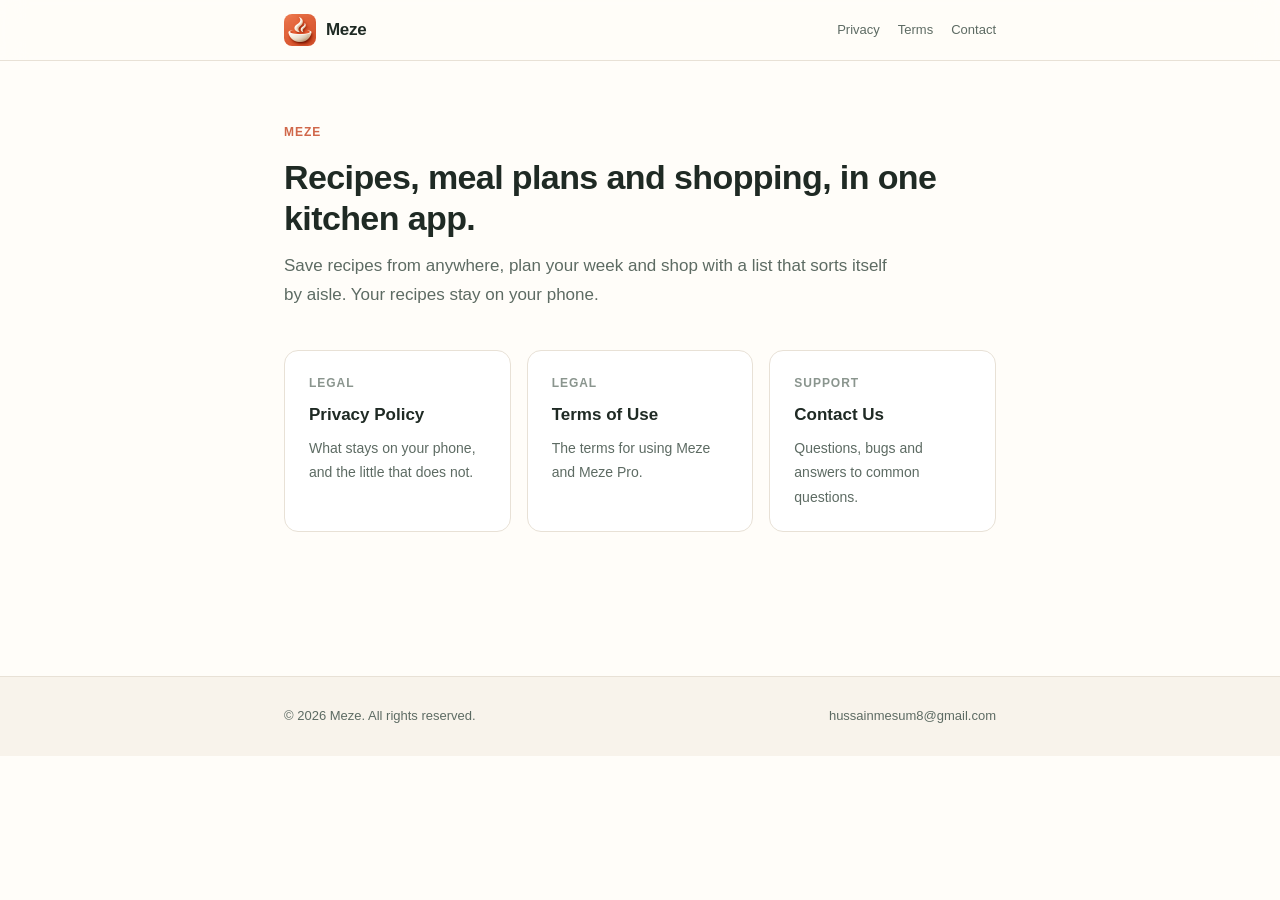
<file: index.html>
<!DOCTYPE html>
<html lang="en">
<head>
  <meta charset="UTF-8" />
  <meta name="viewport" content="width=device-width, initial-scale=1.0" />
  <meta name="description" content="Meze: recipes, meal plans and shopping lists. Privacy policy, terms and support." />
  <title>Meze | Legal and Support</title>
  <link rel="icon" href="icon.png" />
  <link rel="apple-touch-icon" href="icon.png" />
  <link rel="stylesheet" href="style.css" />
</head>
<body>

<header>
  <div class="header-inner">
    <a class="brand" href="index.html"><img src="icon.png" alt="" />Meze</a>
    <nav class="nav">
      <a href="privacy-policy.html">Privacy</a>
      <a href="terms-and-conditions.html">Terms</a>
      <a href="contact.html">Contact</a>
    </nav>
  </div>
</header>

<main>
  <span class="page-tag">Meze</span>
  <h1>Recipes, meal plans and shopping, in one kitchen app.</h1>
  <p class="subtitle">
    Save recipes from anywhere, plan your week and shop with a list that sorts itself by aisle. Your recipes stay on your phone.
  </p>

  <div class="card-grid">
    <a class="card" href="privacy-policy.html">
      <p class="card-label">Legal</p>
      <p class="card-title">Privacy Policy</p>
      <p class="card-desc">What stays on your phone, and the little that does not.</p>
    </a>
    <a class="card" href="terms-and-conditions.html">
      <p class="card-label">Legal</p>
      <p class="card-title">Terms of Use</p>
      <p class="card-desc">The terms for using Meze and Meze Pro.</p>
    </a>
    <a class="card" href="contact.html">
      <p class="card-label">Support</p>
      <p class="card-title">Contact Us</p>
      <p class="card-desc">Questions, bugs and answers to common questions.</p>
    </a>
  </div>
</main>

<footer>
  <div class="footer-inner">
    <span class="footer-copy">&copy; 2026 Meze. All rights reserved.</span>
    <nav class="footer-links">
      <a href="mailto:hussainmesum8@gmail.com">hussainmesum8@gmail.com</a>
    </nav>
  </div>
</footer>

</body>
</html>
</file>
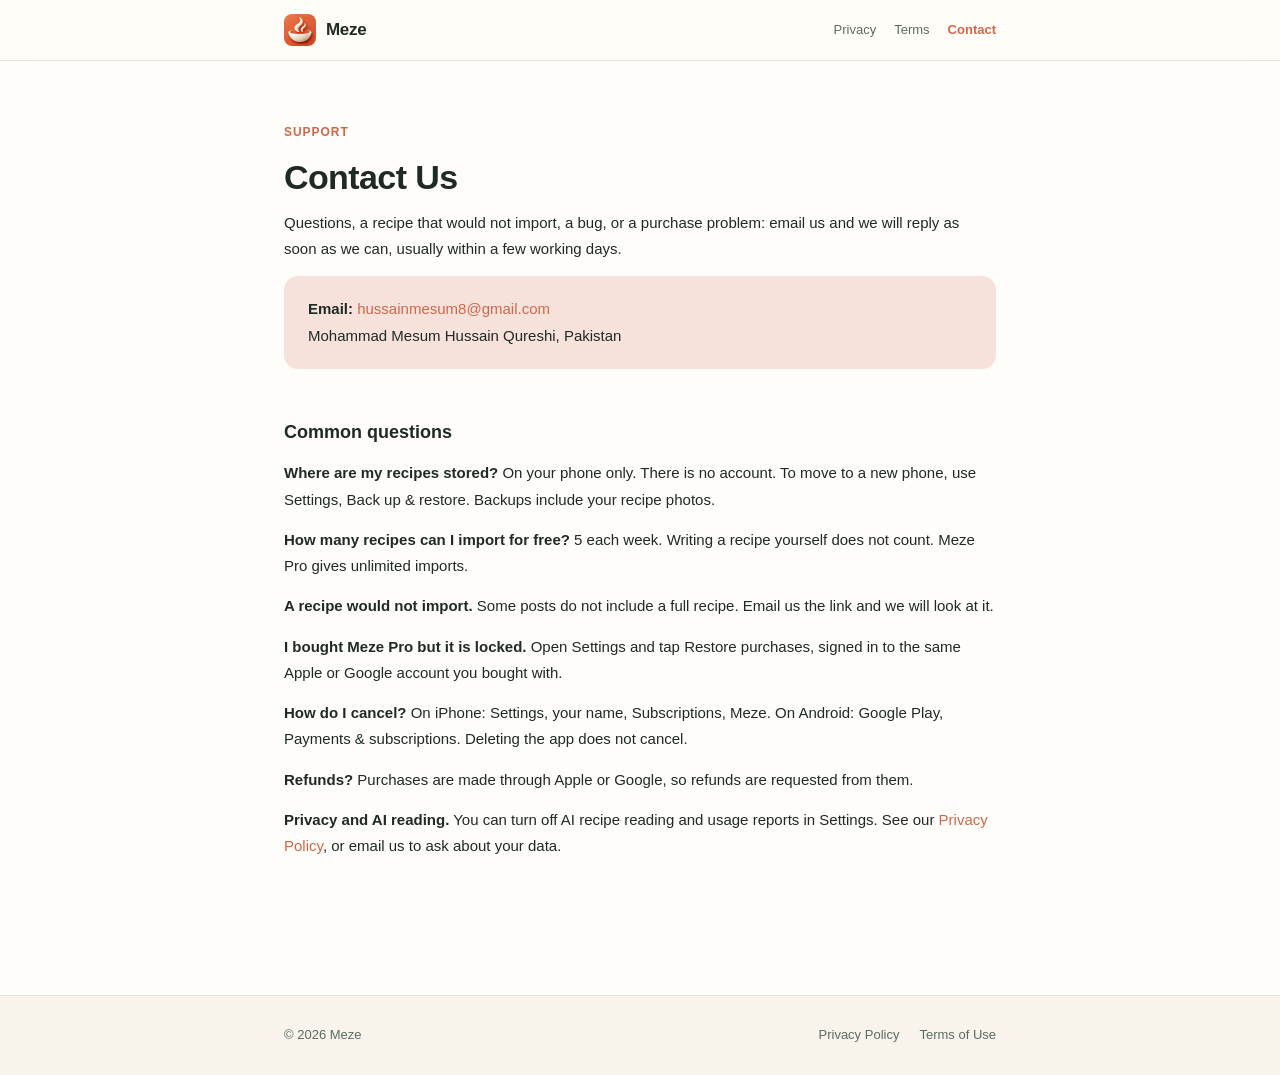
<file: contact.html>
<!DOCTYPE html>
<html lang="en">
<head>
  <meta charset="UTF-8" />
  <meta name="viewport" content="width=device-width, initial-scale=1.0" />
  <meta name="description" content="Contact Meze for help with recipes, imports, purchases or privacy." />
  <title>Contact Us | Meze</title>
  <link rel="icon" href="icon.png" />
  <link rel="apple-touch-icon" href="icon.png" />
  <link rel="stylesheet" href="style.css" />
</head>
<body>

<header>
  <div class="header-inner">
    <a class="brand" href="index.html"><img src="icon.png" alt="" />Meze</a>
    <nav class="nav">
      <a href="privacy-policy.html">Privacy</a>
      <a href="terms-and-conditions.html">Terms</a>
      <a href="contact.html" aria-current="page">Contact</a>
    </nav>
  </div>
</header>

<main>
  <span class="page-tag">Support</span>
  <h1>Contact Us</h1>
    <p>Questions, a recipe that would not import, a bug, or a purchase problem: email us and we will reply as soon as we can, usually within a few working days.</p>
  <div class="highlight-box">
    <p><strong>Email:</strong> <a href="mailto:hussainmesum8@gmail.com">hussainmesum8@gmail.com</a><br />Mohammad Mesum Hussain Qureshi, Pakistan</p>
  </div>

  <section>
    <h2>Common questions</h2>
    <p><strong>Where are my recipes stored?</strong> On your phone only. There is no account. To move to a new phone, use Settings, Back up &amp; restore. Backups include your recipe photos.</p>
    <p><strong>How many recipes can I import for free?</strong> 5 each week. Writing a recipe yourself does not count. Meze Pro gives unlimited imports.</p>
    <p><strong>A recipe would not import.</strong> Some posts do not include a full recipe. Email us the link and we will look at it.</p>
    <p><strong>I bought Meze Pro but it is locked.</strong> Open Settings and tap Restore purchases, signed in to the same Apple or Google account you bought with.</p>
    <p><strong>How do I cancel?</strong> On iPhone: Settings, your name, Subscriptions, Meze. On Android: Google Play, Payments &amp; subscriptions. Deleting the app does not cancel.</p>
    <p><strong>Refunds?</strong> Purchases are made through Apple or Google, so refunds are requested from them.</p>
    <p><strong>Privacy and AI reading.</strong> You can turn off AI recipe reading and usage reports in Settings. See our <a href="privacy-policy.html">Privacy Policy</a>, or email us to ask about your data.</p>
  </section>


</main>

<footer>
  <div class="footer-inner">
    <span class="footer-copy">&copy; 2026 Meze</span>
    <nav class="footer-links">
      <a href="privacy-policy.html">Privacy Policy</a>
      <a href="terms-and-conditions.html">Terms of Use</a>
    </nav>
  </div>
</footer>

</body>
</html>
</file>
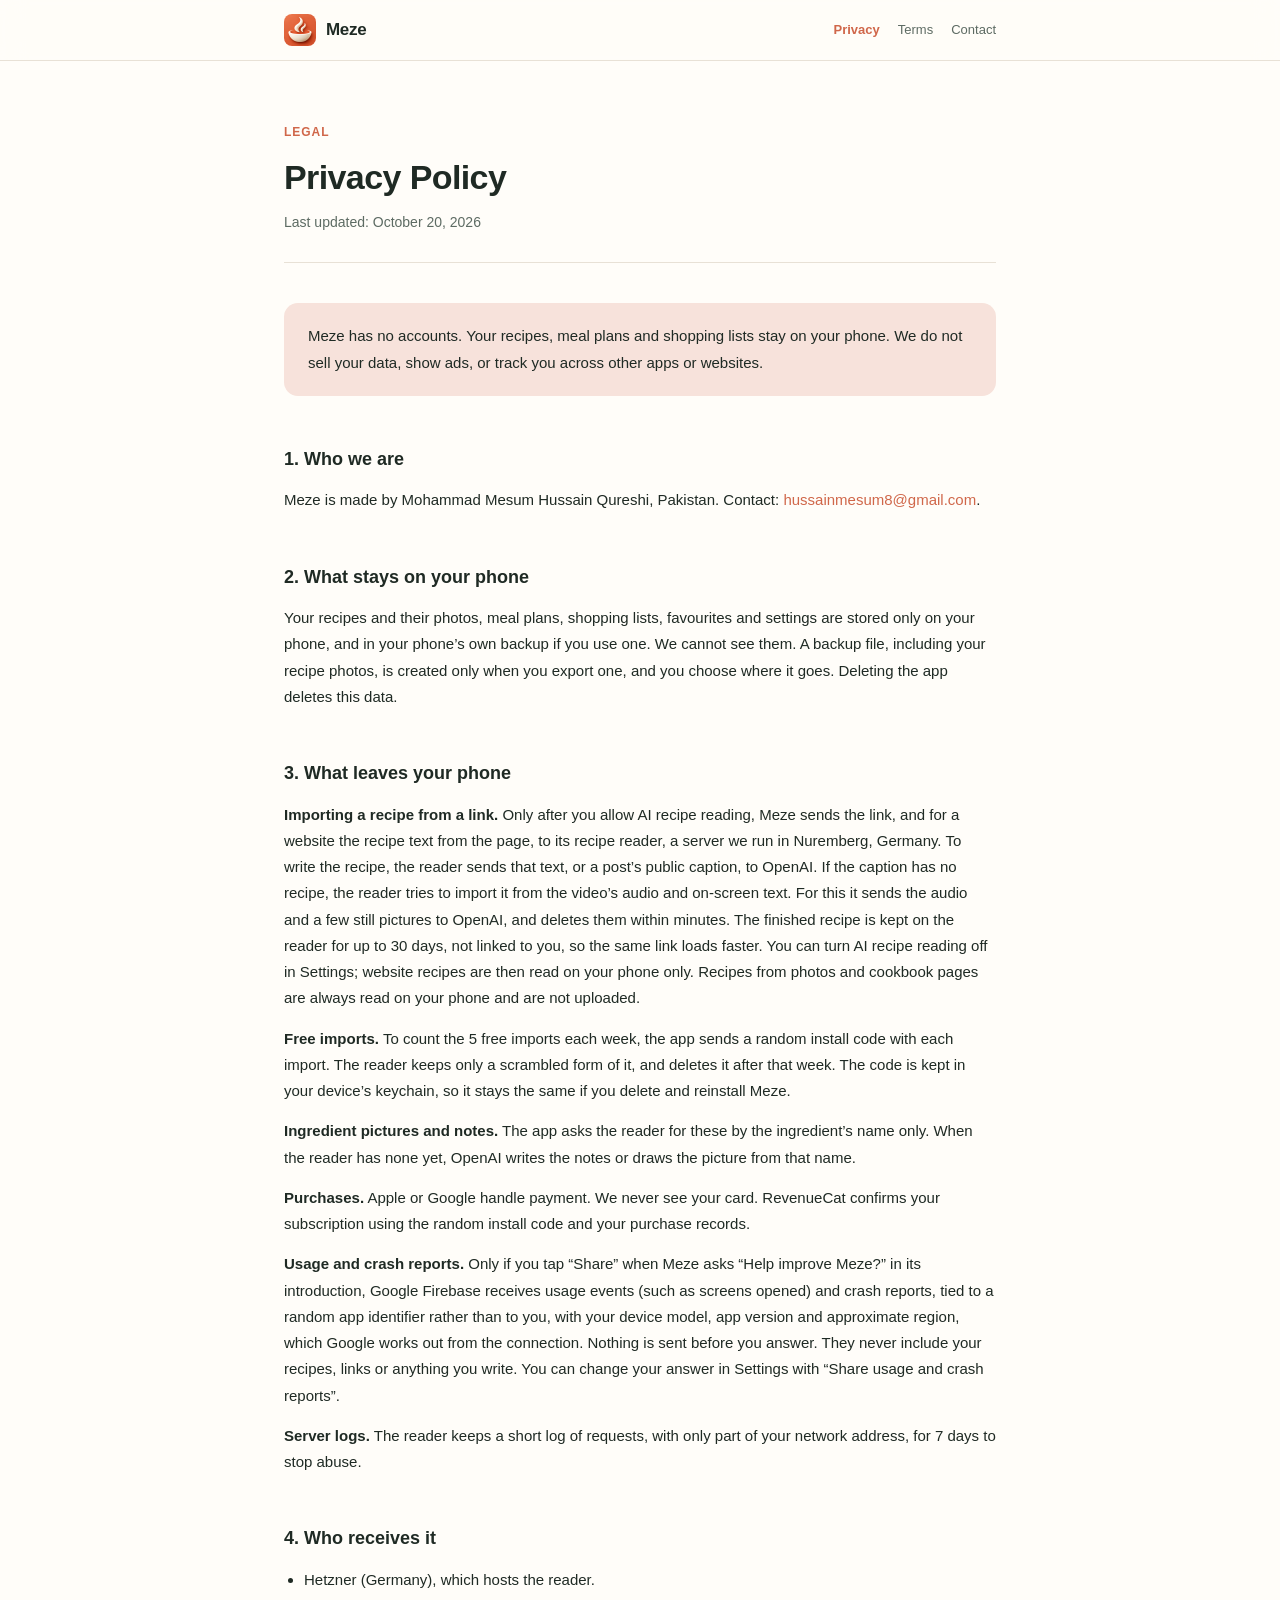
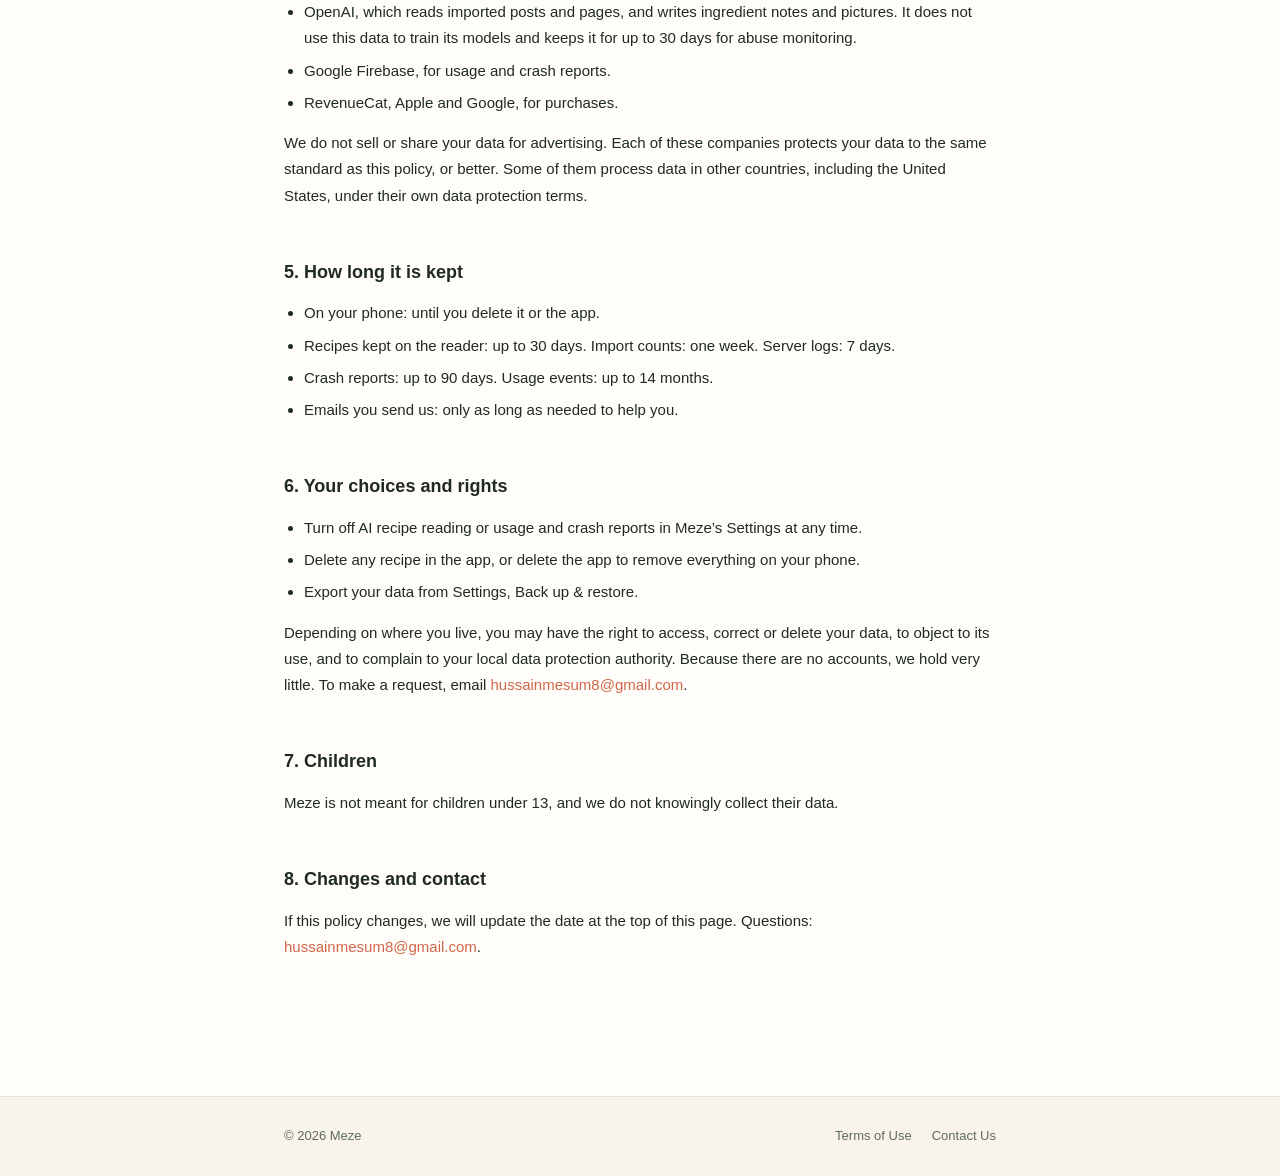
<file: privacy-policy.html>
<!DOCTYPE html>
<html lang="en">
<head>
  <meta charset="UTF-8" />
  <meta name="viewport" content="width=device-width, initial-scale=1.0" />
  <meta name="description" content="How Meze handles your information: no account, your recipes stay on your phone, no ads, no selling of data." />
  <title>Privacy Policy | Meze</title>
  <link rel="icon" href="icon.png" />
  <link rel="apple-touch-icon" href="icon.png" />
  <link rel="stylesheet" href="style.css" />
</head>
<body>

<header>
  <div class="header-inner">
    <a class="brand" href="index.html"><img src="icon.png" alt="" />Meze</a>
    <nav class="nav">
      <a href="privacy-policy.html" aria-current="page">Privacy</a>
      <a href="terms-and-conditions.html">Terms</a>
      <a href="contact.html">Contact</a>
    </nav>
  </div>
</header>

<main>
  <span class="page-tag">Legal</span>
  <h1>Privacy Policy</h1>
  <p class="meta">Last updated: October 20, 2026</p>
  <div class="highlight-box">
    <p>Meze has no accounts. Your recipes, meal plans and shopping lists stay on your phone. We do not sell your data, show ads, or track you across other apps or websites.</p>
  </div>

  <section>
    <h2>1. Who we are</h2>
    <p>Meze is made by Mohammad Mesum Hussain Qureshi, Pakistan. Contact: <a href="mailto:hussainmesum8@gmail.com">hussainmesum8@gmail.com</a>.</p>
  </section>

  <section>
    <h2>2. What stays on your phone</h2>
    <p>Your recipes and their photos, meal plans, shopping lists, favourites and settings are stored only on your phone, and in your phone&rsquo;s own backup if you use one. We cannot see them. A backup file, including your recipe photos, is created only when you export one, and you choose where it goes. Deleting the app deletes this data.</p>
  </section>

  <section>
    <h2>3. What leaves your phone</h2>
    <p><strong>Importing a recipe from a link.</strong> Only after you allow AI recipe reading, Meze sends the link, and for a website the recipe text from the page, to its recipe reader, a server we run in Nuremberg, Germany. To write the recipe, the reader sends that text, or a post&rsquo;s public caption, to OpenAI. If the caption has no recipe, the reader tries to import it from the video&rsquo;s audio and on-screen text. For this it sends the audio and a few still pictures to OpenAI, and deletes them within minutes. The finished recipe is kept on the reader for up to 30 days, not linked to you, so the same link loads faster. You can turn AI recipe reading off in Settings; website recipes are then read on your phone only. Recipes from photos and cookbook pages are always read on your phone and are not uploaded.</p>
    <p><strong>Free imports.</strong> To count the 5 free imports each week, the app sends a random install code with each import. The reader keeps only a scrambled form of it, and deletes it after that week. The code is kept in your device&rsquo;s keychain, so it stays the same if you delete and reinstall Meze.</p>
    <p><strong>Ingredient pictures and notes.</strong> The app asks the reader for these by the ingredient&rsquo;s name only. When the reader has none yet, OpenAI writes the notes or draws the picture from that name.</p>
    <p><strong>Purchases.</strong> Apple or Google handle payment. We never see your card. RevenueCat confirms your subscription using the random install code and your purchase records.</p>
    <p><strong>Usage and crash reports.</strong> Only if you tap &ldquo;Share&rdquo; when Meze asks &ldquo;Help improve Meze?&rdquo; in its introduction, Google Firebase receives usage events (such as screens opened) and crash reports, tied to a random app identifier rather than to you, with your device model, app version and approximate region, which Google works out from the connection. Nothing is sent before you answer. They never include your recipes, links or anything you write. You can change your answer in Settings with &ldquo;Share usage and crash reports&rdquo;.</p>
    <p><strong>Server logs.</strong> The reader keeps a short log of requests, with only part of your network address, for 7 days to stop abuse.</p>
  </section>

  <section>
    <h2>4. Who receives it</h2>
    <ul>
      <li>Hetzner (Germany), which hosts the reader.</li>
      <li>OpenAI, which reads imported posts and pages, and writes ingredient notes and pictures. It does not use this data to train its models and keeps it for up to 30 days for abuse monitoring.</li>
      <li>Google Firebase, for usage and crash reports.</li>
      <li>RevenueCat, Apple and Google, for purchases.</li>
    </ul>
    <p>We do not sell or share your data for advertising. Each of these companies protects your data to the same standard as this policy, or better. Some of them process data in other countries, including the United States, under their own data protection terms.</p>
  </section>

  <section>
    <h2>5. How long it is kept</h2>
    <ul>
      <li>On your phone: until you delete it or the app.</li>
      <li>Recipes kept on the reader: up to 30 days. Import counts: one week. Server logs: 7 days.</li>
      <li>Crash reports: up to 90 days. Usage events: up to 14 months.</li>
      <li>Emails you send us: only as long as needed to help you.</li>
    </ul>
  </section>

  <section>
    <h2>6. Your choices and rights</h2>
    <ul>
      <li>Turn off AI recipe reading or usage and crash reports in Meze&rsquo;s Settings at any time.</li>
      <li>Delete any recipe in the app, or delete the app to remove everything on your phone.</li>
      <li>Export your data from Settings, Back up &amp; restore.</li>
    </ul>
    <p>Depending on where you live, you may have the right to access, correct or delete your data, to object to its use, and to complain to your local data protection authority. Because there are no accounts, we hold very little. To make a request, email <a href="mailto:hussainmesum8@gmail.com">hussainmesum8@gmail.com</a>.</p>
  </section>

  <section>
    <h2>7. Children</h2>
    <p>Meze is not meant for children under 13, and we do not knowingly collect their data.</p>
  </section>

  <section>
    <h2>8. Changes and contact</h2>
    <p>If this policy changes, we will update the date at the top of this page. Questions: <a href="mailto:hussainmesum8@gmail.com">hussainmesum8@gmail.com</a>.</p>
  </section>


</main>

<footer>
  <div class="footer-inner">
    <span class="footer-copy">&copy; 2026 Meze</span>
    <nav class="footer-links">
      <a href="terms-and-conditions.html">Terms of Use</a>
      <a href="contact.html">Contact Us</a>
    </nav>
  </div>
</footer>

</body>
</html>
</file>
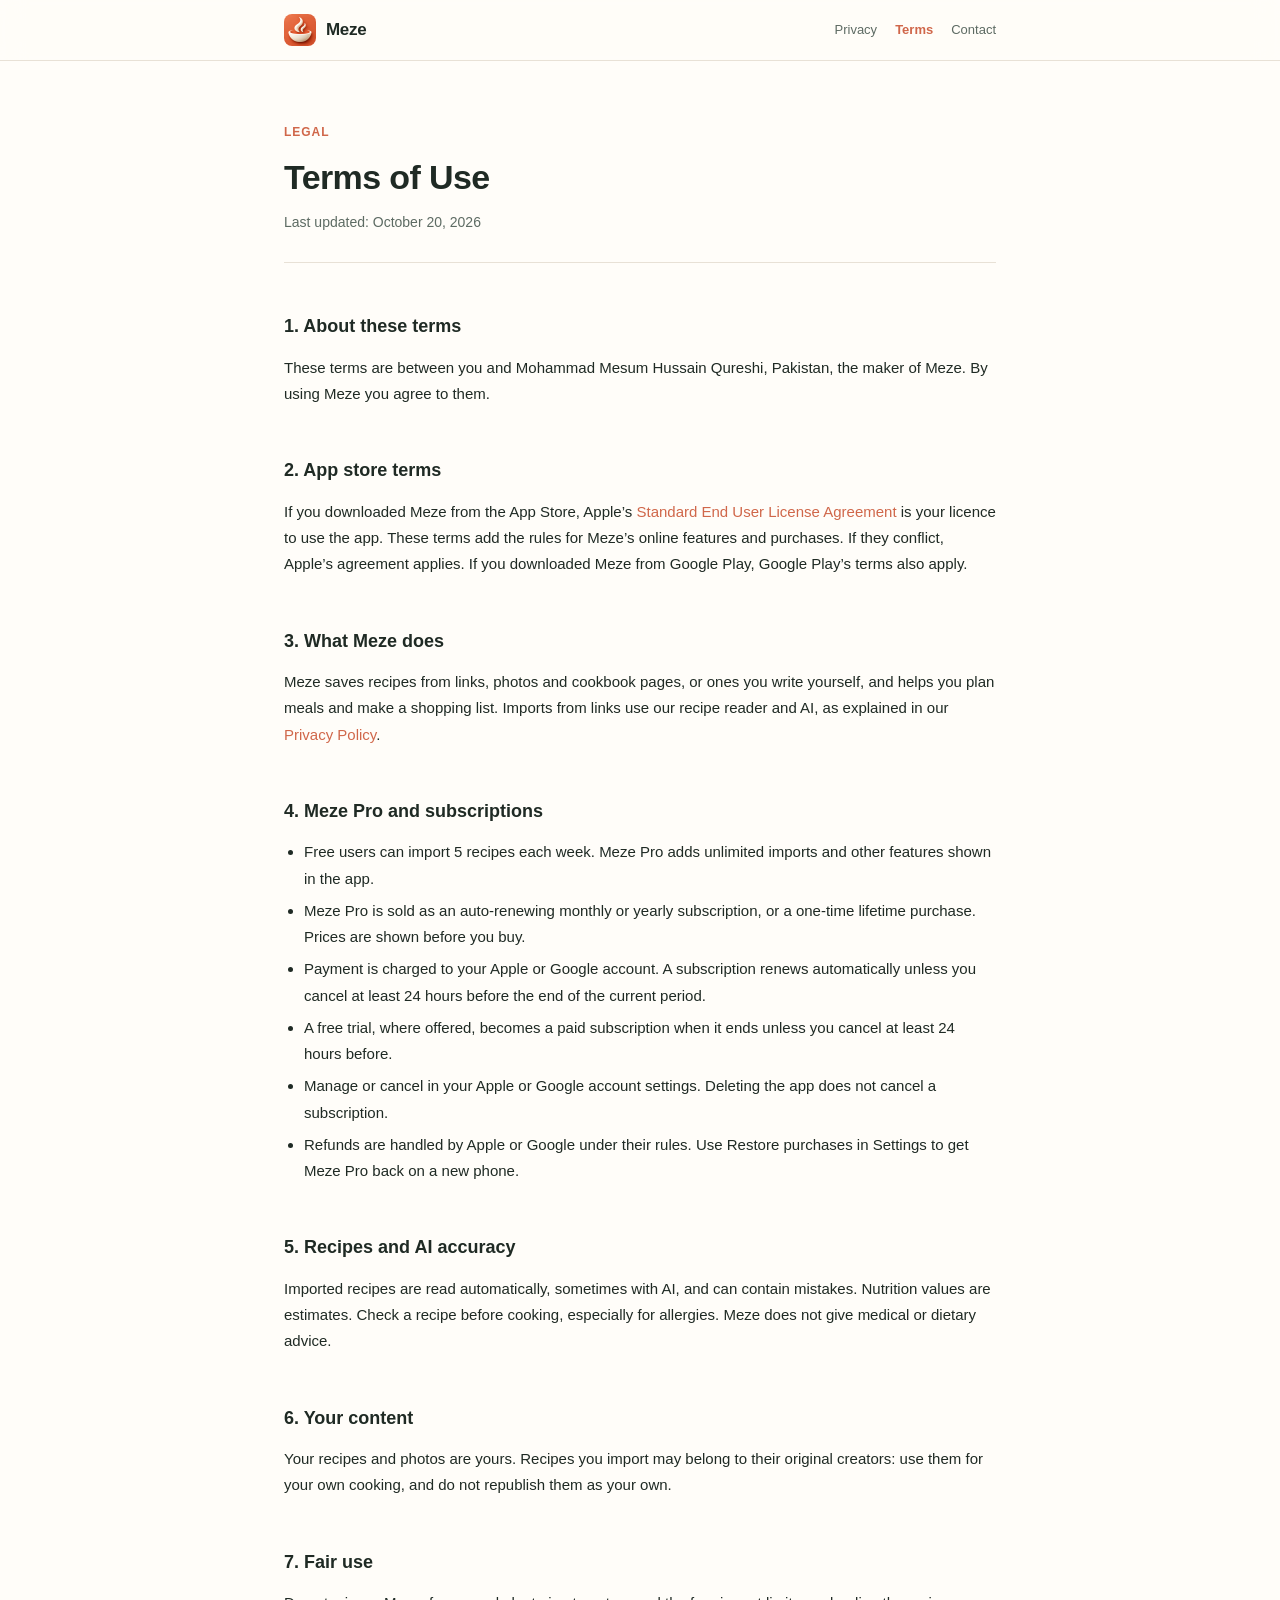
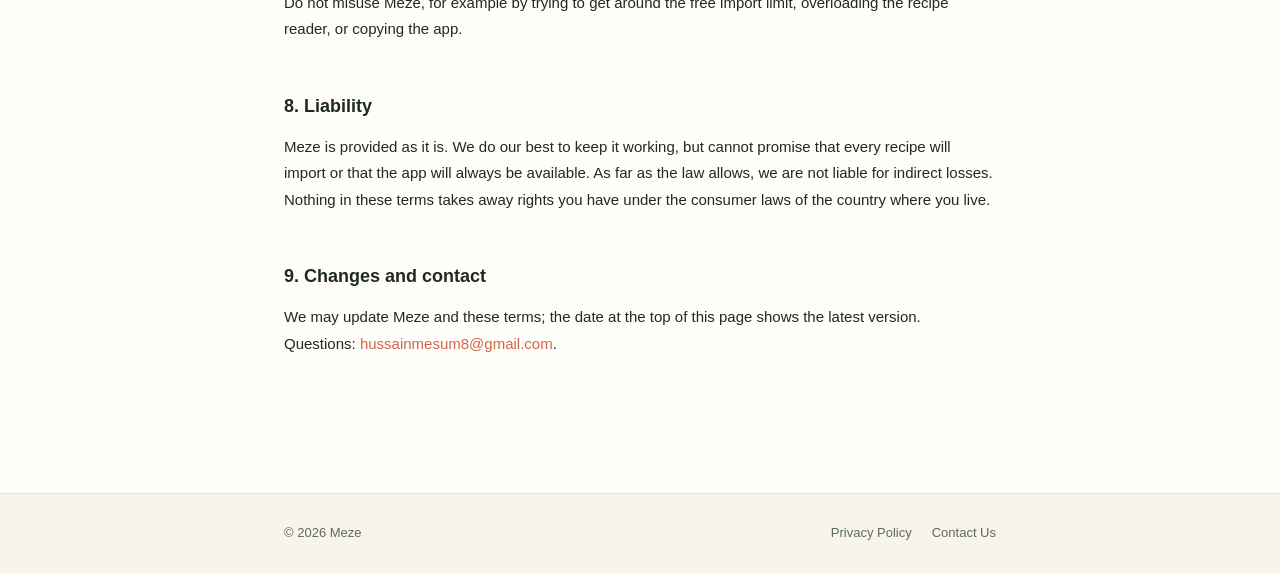
<file: terms-and-conditions.html>
<!DOCTYPE html>
<html lang="en">
<head>
  <meta charset="UTF-8" />
  <meta name="viewport" content="width=device-width, initial-scale=1.0" />
  <meta name="description" content="The terms for using Meze and Meze Pro." />
  <title>Terms of Use | Meze</title>
  <link rel="icon" href="icon.png" />
  <link rel="apple-touch-icon" href="icon.png" />
  <link rel="stylesheet" href="style.css" />
</head>
<body>

<header>
  <div class="header-inner">
    <a class="brand" href="index.html"><img src="icon.png" alt="" />Meze</a>
    <nav class="nav">
      <a href="privacy-policy.html">Privacy</a>
      <a href="terms-and-conditions.html" aria-current="page">Terms</a>
      <a href="contact.html">Contact</a>
    </nav>
  </div>
</header>

<main>
  <span class="page-tag">Legal</span>
  <h1>Terms of Use</h1>
  <p class="meta">Last updated: October 20, 2026</p>
  <section>
    <h2>1. About these terms</h2>
    <p>These terms are between you and Mohammad Mesum Hussain Qureshi, Pakistan, the maker of Meze. By using Meze you agree to them.</p>
  </section>

  <section>
    <h2>2. App store terms</h2>
    <p>If you downloaded Meze from the App Store, Apple&rsquo;s <a href="https://www.apple.com/legal/internet-services/itunes/dev/stdeula/">Standard End User License Agreement</a> is your licence to use the app. These terms add the rules for Meze&rsquo;s online features and purchases. If they conflict, Apple&rsquo;s agreement applies. If you downloaded Meze from Google Play, Google Play&rsquo;s terms also apply.</p>
  </section>

  <section>
    <h2>3. What Meze does</h2>
    <p>Meze saves recipes from links, photos and cookbook pages, or ones you write yourself, and helps you plan meals and make a shopping list. Imports from links use our recipe reader and AI, as explained in our <a href="privacy-policy.html">Privacy Policy</a>.</p>
  </section>

  <section>
    <h2>4. Meze Pro and subscriptions</h2>
    <ul>
      <li>Free users can import 5 recipes each week. Meze Pro adds unlimited imports and other features shown in the app.</li>
      <li>Meze Pro is sold as an auto-renewing monthly or yearly subscription, or a one-time lifetime purchase. Prices are shown before you buy.</li>
      <li>Payment is charged to your Apple or Google account. A subscription renews automatically unless you cancel at least 24 hours before the end of the current period.</li>
      <li>A free trial, where offered, becomes a paid subscription when it ends unless you cancel at least 24 hours before.</li>
      <li>Manage or cancel in your Apple or Google account settings. Deleting the app does not cancel a subscription.</li>
      <li>Refunds are handled by Apple or Google under their rules. Use Restore purchases in Settings to get Meze Pro back on a new phone.</li>
    </ul>
  </section>

  <section>
    <h2>5. Recipes and AI accuracy</h2>
    <p>Imported recipes are read automatically, sometimes with AI, and can contain mistakes. Nutrition values are estimates. Check a recipe before cooking, especially for allergies. Meze does not give medical or dietary advice.</p>
  </section>

  <section>
    <h2>6. Your content</h2>
    <p>Your recipes and photos are yours. Recipes you import may belong to their original creators: use them for your own cooking, and do not republish them as your own.</p>
  </section>

  <section>
    <h2>7. Fair use</h2>
    <p>Do not misuse Meze, for example by trying to get around the free import limit, overloading the recipe reader, or copying the app.</p>
  </section>

  <section>
    <h2>8. Liability</h2>
    <p>Meze is provided as it is. We do our best to keep it working, but cannot promise that every recipe will import or that the app will always be available. As far as the law allows, we are not liable for indirect losses. Nothing in these terms takes away rights you have under the consumer laws of the country where you live.</p>
  </section>

  <section>
    <h2>9. Changes and contact</h2>
    <p>We may update Meze and these terms; the date at the top of this page shows the latest version. Questions: <a href="mailto:hussainmesum8@gmail.com">hussainmesum8@gmail.com</a>.</p>
  </section>


</main>

<footer>
  <div class="footer-inner">
    <span class="footer-copy">&copy; 2026 Meze</span>
    <nav class="footer-links">
      <a href="privacy-policy.html">Privacy Policy</a>
      <a href="contact.html">Contact Us</a>
    </nav>
  </div>
</footer>

</body>
</html>
</file>
<file: style.css>
/* Meze legal and support pages: one stylesheet for every page. */

*, *::before, *::after { box-sizing: border-box; margin: 0; padding: 0; }

:root {
  --ink: #1f2a24;
  --ink-muted: #5d6b63;
  --ink-light: #8a958e;
  --border: #e8e1d6;
  --bg: #fffdf9;
  --bg-subtle: #f8f3eb;
  --surface: #ffffff;
  --accent: #d0674a;
  --accent-soft: #f7e2db;
  --herb: #2f4a3c;
  --radius: 14px;
}

@media (prefers-color-scheme: dark) {
  :root {
    --ink: #f1ede6;
    --ink-muted: #b6b0a6;
    --ink-light: #8d877e;
    --border: #34312c;
    --bg: #171614;
    --bg-subtle: #1f1d1a;
    --surface: #23211e;
    --accent: #e58060;
    --accent-soft: #3a2721;
  }
}

html { font-size: 16px; scroll-behavior: smooth; }

body {
  font-family: -apple-system, BlinkMacSystemFont, "Segoe UI", Roboto, "Helvetica Neue", Arial, sans-serif;
  background: var(--bg);
  color: var(--ink);
  line-height: 1.75;
  -webkit-font-smoothing: antialiased;
}

a { color: var(--accent); text-decoration: none; }
a:hover { text-decoration: underline; }

/* Header */
header {
  border-bottom: 1px solid var(--border);
  background: color-mix(in srgb, var(--bg) 88%, transparent);
  backdrop-filter: saturate(180%) blur(12px);
  -webkit-backdrop-filter: saturate(180%) blur(12px);
  position: sticky;
  top: 0;
  z-index: 10;
}
.header-inner {
  max-width: 760px;
  margin: 0 auto;
  padding: 14px 24px;
  display: flex;
  align-items: center;
  justify-content: space-between;
  gap: 12px;
}
.brand {
  display: flex;
  align-items: center;
  gap: 10px;
  font-size: 1.0625rem;
  font-weight: 800;
  letter-spacing: -0.3px;
  color: var(--ink);
}
.brand:hover { text-decoration: none; }
.brand img { width: 32px; height: 32px; border-radius: 8px; }
.nav { display: flex; gap: 18px; }
.nav a { font-size: 0.8125rem; color: var(--ink-muted); }
.nav a[aria-current="page"] { color: var(--accent); font-weight: 600; }

/* Content */
main {
  max-width: 760px;
  margin: 0 auto;
  padding: 56px 24px 96px;
}
.page-tag {
  display: inline-block;
  font-size: 0.75rem;
  font-weight: 700;
  letter-spacing: 0.08em;
  text-transform: uppercase;
  color: var(--accent);
  margin-bottom: 14px;
}
h1 {
  font-size: 2.125rem;
  font-weight: 800;
  letter-spacing: -0.6px;
  line-height: 1.2;
  margin-bottom: 12px;
}
.meta {
  font-size: 0.875rem;
  color: var(--ink-muted);
  margin-bottom: 40px;
  padding-bottom: 28px;
  border-bottom: 1px solid var(--border);
}
.subtitle {
  font-size: 1.0625rem;
  color: var(--ink-muted);
  margin-bottom: 40px;
  max-width: 620px;
}
section { margin-bottom: 40px; }
h2 {
  font-size: 1.125rem;
  font-weight: 700;
  margin-bottom: 12px;
  padding-top: 8px;
}
h3 { font-size: 1rem; font-weight: 700; margin: 18px 0 8px; }
p { margin-bottom: 14px; font-size: 0.9375rem; }
p:last-child { margin-bottom: 0; }
ul, ol { padding-left: 20px; margin-bottom: 14px; }
li { font-size: 0.9375rem; margin-bottom: 6px; }
strong { font-weight: 650; }

.highlight-box {
  background: var(--accent-soft);
  border-radius: var(--radius);
  padding: 20px 24px;
  margin-bottom: 40px;
}
.highlight-box p { margin-bottom: 0; color: var(--ink); }

table {
  width: 100%;
  border-collapse: collapse;
  margin: 8px 0 16px;
  font-size: 0.875rem;
}
th, td {
  text-align: left;
  vertical-align: top;
  padding: 10px 12px;
  border-bottom: 1px solid var(--border);
}
th { color: var(--ink-muted); font-weight: 600; }
.table-wrap { overflow-x: auto; }

hr { border: none; border-top: 1px solid var(--border); margin: 48px 0; }
.closing { font-size: 0.875rem; color: var(--ink-muted); }

/* Cards (contact, home) */
.card-grid {
  display: grid;
  grid-template-columns: repeat(auto-fit, minmax(220px, 1fr));
  gap: 16px;
  margin-bottom: 48px;
}
.card {
  background: var(--surface);
  border: 1px solid var(--border);
  border-radius: var(--radius);
  padding: 22px 24px;
  display: block;
  color: var(--ink);
}
a.card:hover { text-decoration: none; border-color: var(--accent); }
.card-label {
  font-size: 0.75rem;
  font-weight: 700;
  letter-spacing: 0.08em;
  text-transform: uppercase;
  color: var(--ink-light);
  margin-bottom: 6px;
}
.card-title { font-size: 1.0625rem; font-weight: 700; margin-bottom: 6px; }
.card-desc { font-size: 0.875rem; color: var(--ink-muted); margin-bottom: 12px; }
.card-link { font-size: 0.9375rem; font-weight: 600; word-break: break-all; }

/* Form */
.form-section {
  background: var(--bg-subtle);
  border: 1px solid var(--border);
  border-radius: var(--radius);
  padding: 28px;
  margin-bottom: 48px;
}
.form-section h2 { padding-top: 0; }
.form-desc { color: var(--ink-muted); margin-bottom: 20px; }
.form-row { display: grid; grid-template-columns: 1fr 1fr; gap: 16px; }
.form-group { display: flex; flex-direction: column; margin-bottom: 16px; }
label { font-size: 0.8125rem; font-weight: 600; margin-bottom: 6px; }
input, select, textarea {
  font: inherit;
  font-size: 0.9375rem;
  color: var(--ink);
  background: var(--surface);
  border: 1px solid var(--border);
  border-radius: 10px;
  padding: 11px 14px;
  outline: none;
}
input:focus, select:focus, textarea:focus {
  border-color: var(--accent);
  box-shadow: 0 0 0 3px var(--accent-soft);
}
textarea { min-height: 140px; resize: vertical; }
.button {
  display: inline-block;
  font: inherit;
  font-size: 0.9375rem;
  font-weight: 700;
  color: #fff;
  background: var(--accent);
  border: none;
  border-radius: 999px;
  padding: 12px 28px;
  cursor: pointer;
}
.button:hover { filter: brightness(1.05); text-decoration: none; }
.form-note { font-size: 0.8125rem; color: var(--ink-light); margin-top: 12px; }

/* FAQ */
details {
  border-bottom: 1px solid var(--border);
  padding: 16px 0;
}
summary {
  cursor: pointer;
  font-weight: 650;
  font-size: 0.9375rem;
  list-style: none;
  display: flex;
  justify-content: space-between;
  gap: 16px;
}
summary::-webkit-details-marker { display: none; }
summary::after { content: "+"; color: var(--accent); font-weight: 700; }
details[open] summary::after { content: "\2212"; }
.faq-body { font-size: 0.9375rem; color: var(--ink-muted); margin-top: 10px; }

/* Footer */
footer { border-top: 1px solid var(--border); background: var(--bg-subtle); }
.footer-inner {
  max-width: 760px;
  margin: 0 auto;
  padding: 28px 24px;
  display: flex;
  flex-wrap: wrap;
  gap: 12px 32px;
  align-items: center;
  justify-content: space-between;
}
.footer-copy { font-size: 0.8125rem; color: var(--ink-muted); }
.footer-links { display: flex; flex-wrap: wrap; gap: 20px; }
.footer-links a { font-size: 0.8125rem; color: var(--ink-muted); }

@media (max-width: 600px) {
  h1 { font-size: 1.625rem; }
  main { padding: 40px 20px 72px; }
  .header-inner { padding: 12px 20px; }
  .nav { display: none; }
  .form-row { grid-template-columns: 1fr; }
  .form-section { padding: 22px 18px; }
  .button { width: 100%; text-align: center; }
}
</file>
